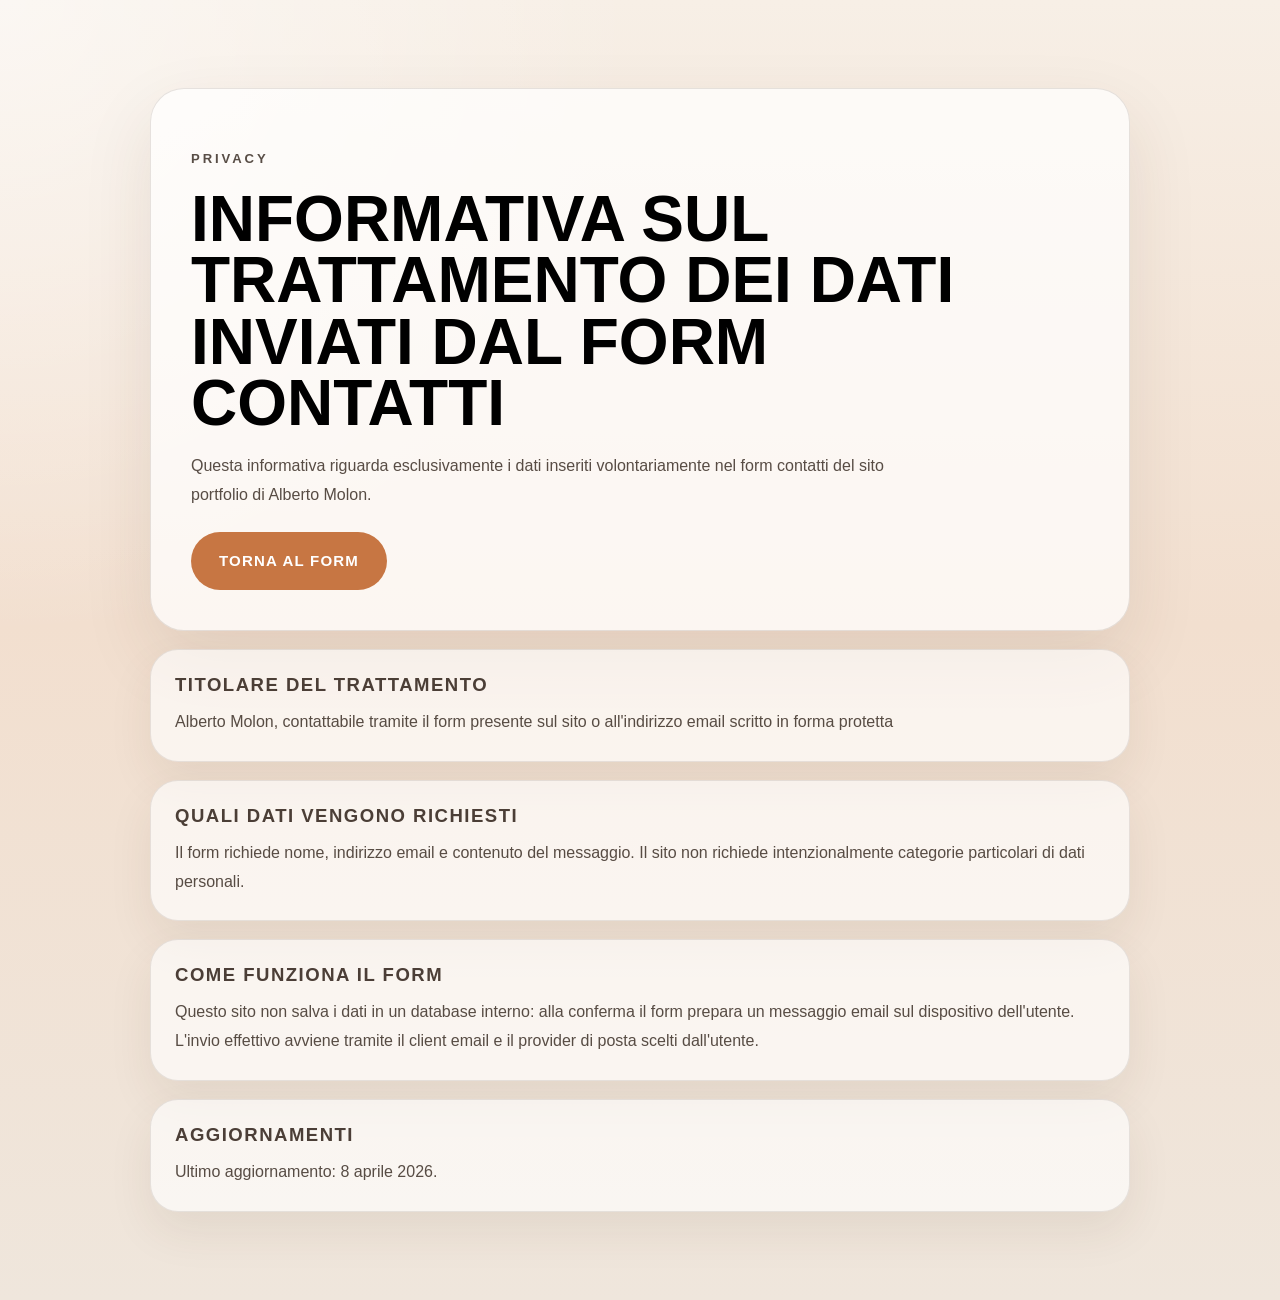
<file: privacy.html>
<!DOCTYPE html>
<html lang="it">

<head>
  <meta charset="UTF-8">
  <meta name="viewport" content="width=device-width, initial-scale=1.0">
  <title>Informativa Privacy | Alberto Molon</title>
  <meta name="description" content="Informativa privacy relativa al form contatti del portfolio di Alberto Molon.">
  <meta name="theme-color" content="#120d09">
  <meta name="referrer" content="strict-origin-when-cross-origin">
  <meta http-equiv="Content-Security-Policy" content="default-src 'self'; style-src 'self' 'unsafe-inline' https://fonts.googleapis.com https://cdnjs.cloudflare.com; img-src 'self' data:; font-src 'self' https://fonts.gstatic.com https://cdnjs.cloudflare.com; object-src 'none'; base-uri 'self'; frame-ancestors 'none'; upgrade-insecure-requests">
  <link rel="preconnect" href="https://fonts.googleapis.com">
  <link rel="preconnect" href="https://fonts.gstatic.com" crossorigin>
  <link rel="icon" href="favicon.ico?v=2" sizes="any">
  <link rel="icon" type="image/png" sizes="32x32" href="favicon-32x32.png?v=2">
  <link rel="icon" type="image/png" sizes="16x16" href="favicon-16x16.png?v=2">
  <link rel="shortcut icon" href="favicon.ico?v=2">
  <link rel="apple-touch-icon" sizes="180x180" href="apple-touch-icon.png?v=2">
  <link rel="manifest" href="site.webmanifest">
  <link rel="stylesheet" href="https://cdnjs.cloudflare.com/ajax/libs/font-awesome/6.5.0/css/all.min.css">
  <link rel="stylesheet" href="CSS/style.css">
</head>

<body class="privacy-page">
  <main class="privacy-layout">
    <section class="privacy-hero">
      <p class="eyebrow">Privacy</p>
      <h1 style="color: black;">Informativa sul trattamento dei dati inviati dal form contatti</h1>
      <p>
        Questa informativa riguarda esclusivamente i dati inseriti volontariamente nel form contatti del sito portfolio di Alberto Molon.
      </p>
      <a class="button button-primary" href="index.html#contatti">Torna al form</a>
    </section>

    <section class="privacy-card">
      <h2>Titolare del trattamento</h2>
      <p>Alberto Molon, contattabile tramite il form presente sul sito o all'indirizzo email scritto in forma protetta</p>
    </section>

    <section class="privacy-card">
      <h2>Quali dati vengono richiesti</h2>
      <p>Il form richiede nome, indirizzo email e contenuto del messaggio. Il sito non richiede intenzionalmente categorie particolari di dati personali.</p>
    </section>

    <section class="privacy-card">
      <h2>Come funziona il form</h2>
      <p>Questo sito non salva i dati in un database interno: alla conferma il form prepara un messaggio email sul dispositivo dell'utente. L'invio effettivo avviene tramite il client email e il provider di posta scelti dall'utente.</p>
    </section>

    <section class="privacy-card">
      <h2>Aggiornamenti</h2>
      <p>Ultimo aggiornamento: 8 aprile 2026.</p>
    </section>
  </main>
</body>

</html>
</file>
<file: CSS/style.css>
@import url("https://fonts.googleapis.com/css2?family=Archivo+Black&family=Manrope:wght@400;500;600;700;800&display=swap");

:root {
  --bg: #120d09;
  --bg-soft: #1c140f;
  --bg-panel: rgba(37, 28, 21, 0.88);
  --line: rgba(255, 240, 223, 0.16);
  --text: #f6ecdf;
  --muted: #c7b49d;
  --accent: #a86d45;
  --accent-strong: #cf9a73;
  --accent-soft: rgba(168, 109, 69, 0.18);
  --light-bg: #ead8c4;
  --light-panel: #f5ebdf;
  --light-line: rgba(55, 32, 16, 0.14);
  --light-text: #24160d;
  --shadow: 0 30px 80px rgba(0, 0, 0, 0.28);
  --radius-xl: 32px;
  --radius-lg: 24px;
  --radius-md: 18px;
}

* {
  box-sizing: border-box;
  margin: 0;
  padding: 0;
}

html {
  scroll-behavior: smooth;
}

body {
  background: var(--bg);
  color: var(--text);
  font-family: "Manrope", sans-serif;
  overflow-x: hidden;
}

body.nav-open {
  overflow: hidden;
}

img {
  display: block;
  max-width: 100%;
}

a {
  color: inherit;
  text-decoration: none;
}

button,
input,
textarea {
  font: inherit;
}

button {
  border: 0;
  background: none;
}

main {
  position: relative;
}

.page-noise {
  position: fixed;
  inset: 0;
  pointer-events: none;
  opacity: 0.08;
  background-image:
    radial-gradient(circle at 20% 20%, rgba(255, 255, 255, 0.28) 0 1px, transparent 1px),
    radial-gradient(circle at 80% 30%, rgba(255, 255, 255, 0.18) 0 1px, transparent 1px),
    radial-gradient(circle at 40% 70%, rgba(255, 255, 255, 0.12) 0 1px, transparent 1px);
  background-size: 26px 26px, 32px 32px, 38px 38px;
  z-index: 0;
}

.floating-assistant {
  --assistant-x: 0px;
  --assistant-y: 0px;
  --assistant-rotate-x: 0deg;
  --assistant-rotate-y: 0deg;
  --assistant-rotate-z: 0deg;
  --assistant-face-x: 0px;
  --assistant-face-y: 0px;
  --assistant-progress: 0;
  --assistant-opacity: 0;
  --assistant-entry-x: 260px;
  --assistant-entry-y: -220px;
  --assistant-drag-x: 0px;
  --assistant-drag-y: 0px;
  --assistant-scale: 1;
  position: fixed;
  left: 18px;
  bottom: 18px;
  width: min(144px, 26vw);
  opacity: var(--assistant-opacity);
  pointer-events: none;
  z-index: 88;
  transform:
    translate3d(
      calc(((1 - var(--assistant-progress)) * var(--assistant-entry-x)) + var(--assistant-drag-x)),
      calc(((1 - var(--assistant-progress)) * var(--assistant-entry-y)) + var(--assistant-drag-y)),
      0
    )
    scale(var(--assistant-scale));
  transform-origin: left bottom;
  transition: opacity 0.18s linear;
  will-change: transform, opacity;
}

.floating-assistant-shadow {
  position: absolute;
  inset: auto 12% -6% 12%;
  height: 22%;
  border-radius: 50%;
  background: radial-gradient(circle, rgba(0, 0, 0, 0.48) 0%, transparent 72%);
  filter: blur(16px);
  transform: translate3d(calc(var(--assistant-x) * 0.32), calc(var(--assistant-y) * 0.28), 0);
}

.assistant-bubble {
  position: absolute;
  left: calc(100% - 24px);
  bottom: calc(100% - 6px);
  min-width: 280px;
  max-width: min(380px, calc(100vw - 112px));
  padding: 13px 20px;
  border-radius: 18px;
  background: rgba(255, 247, 238, 0.96);
  border: 1px solid rgba(56, 34, 20, 0.14);
  box-shadow: 0 18px 40px rgba(18, 12, 9, 0.18);
  color: var(--light-text);
  font-size: 0.95rem;
  font-weight: 800;
  line-height: 1.4;
  opacity: 0;
  transform: translate3d(-6px, 8px, 0) scale(0.96);
  transform-origin: left bottom;
  pointer-events: none;
  transition: opacity 0.18s ease, transform 0.22s ease;
}

.assistant-bubble::after {
  content: "";
  position: absolute;
  left: 22px;
  top: calc(100% - 2px);
  width: 12px;
  height: 12px;
  background: inherit;
  border-right: 1px solid rgba(56, 34, 20, 0.14);
  border-bottom: 1px solid rgba(56, 34, 20, 0.14);
  transform: rotate(45deg);
}

.assistant-bubble.is-visible {
  opacity: 1;
  transform: translate3d(0, 0, 0) scale(1);
}

.floating-assistant-face {
  position: relative;
  height: min(170px, 32vw);
  min-height: 120px;
  transform:
    translate3d(var(--assistant-x), var(--assistant-y), 0)
    rotateX(var(--assistant-rotate-x))
    rotateY(var(--assistant-rotate-y))
    rotateZ(var(--assistant-rotate-z));
  transform-style: preserve-3d;
  will-change: transform;
  transition: transform 0.18s ease-out;
}

.floating-assistant-face::before {
  content: "";
  position: absolute;
  inset: 10% 16% 18%;
  border-radius: 50%;
  background: radial-gradient(circle, rgba(239, 245, 255, 0.12) 0%, transparent 72%);
  filter: blur(10px);
}

.floating-assistant-face img {
  position: absolute;
  left: 50%;
  bottom: 0;
  width: 100%;
  height: auto;
  max-height: 100%;
  object-fit: contain;
  object-position: center bottom;
  transform: translateX(-50%) translate3d(var(--assistant-face-x), var(--assistant-face-y), 0);
  filter: saturate(1.04) contrast(1.02) drop-shadow(0 16px 24px rgba(0, 0, 0, 0.22));
  transition: transform 0.16s ease-out;
}

.floating-assistant.is-interactive {
  pointer-events: auto;
  touch-action: none;
  user-select: none;
  -webkit-user-select: none;
  cursor: grab;
}

.floating-assistant.is-dragging {
  cursor: grabbing;
}

.floating-assistant.is-dragging .floating-assistant-face,
.floating-assistant.is-dragging .floating-assistant-face img,
.floating-assistant.is-throwing .floating-assistant-face,
.floating-assistant.is-throwing .floating-assistant-face img {
  transition: none;
}

.assistant-game {
  position: fixed;
  top: 90px;
  right: max(18px, calc((100vw - 1180px) / 2));
  width: min(360px, calc(100vw - 32px));
  display: flex;
  flex-direction: column;
  gap: 10px;
  z-index: 92;
  opacity: 0;
  transform: translate3d(0, -8px, 0);
  pointer-events: none;
  transition: opacity 0.18s ease, transform 0.22s ease;
}

.assistant-game.is-visible {
  opacity: 1;
  transform: translate3d(0, 0, 0);
  pointer-events: auto;
}

.assistant-coin-wallet {
  align-self: flex-end;
  display: inline-flex;
  align-items: center;
  gap: 8px;
  padding: 8px 12px;
  border-radius: 999px;
  background: rgba(255, 248, 237, 0.96);
  border: 1px solid rgba(66, 39, 21, 0.18);
  box-shadow: 0 10px 22px rgba(20, 12, 8, 0.14);
  color: #3e2414;
  cursor: pointer;
  transition: transform 0.14s ease, box-shadow 0.14s ease;
}

.assistant-coin-wallet:hover,
.assistant-coin-wallet:focus-visible {
  transform: translateY(-1px);
  box-shadow: 0 14px 26px rgba(20, 12, 8, 0.2);
}

.assistant-coin-icon {
  color: #d0832c;
  font-size: 0.95rem;
}

.assistant-coin-label {
  font-size: 0.75rem;
  font-weight: 700;
  letter-spacing: 0.02em;
  text-transform: uppercase;
}

#assistant-coin-count {
  font-size: 1rem;
  font-weight: 900;
  min-width: 1.6em;
  text-align: right;
}

.assistant-shop {
  display: grid;
  grid-template-columns: repeat(3, minmax(0, 1fr));
  gap: 8px;
  max-height: 0;
  opacity: 0;
  overflow: hidden;
  pointer-events: none;
  transform: translate3d(0, -6px, 0);
  transition: max-height 0.22s ease, opacity 0.16s ease, transform 0.2s ease;
}

.assistant-game.is-shop-open .assistant-shop {
  max-height: 230px;
  opacity: 1;
  pointer-events: auto;
  transform: translate3d(0, 0, 0);
}

.assistant-shop-item {
  display: flex;
  flex-direction: column;
  align-items: flex-start;
  justify-content: center;
  gap: 4px;
  padding: 10px 9px;
  border-radius: 14px;
  background: rgba(18, 11, 9, 0.88);
  border: 1px solid rgba(255, 210, 176, 0.2);
  color: var(--text);
  cursor: pointer;
  transition: transform 0.14s ease, border-color 0.14s ease, background-color 0.14s ease;
}

.assistant-shop-item:hover,
.assistant-shop-item:focus-visible {
  transform: translateY(-2px);
  border-color: rgba(255, 203, 158, 0.54);
  background: rgba(33, 19, 14, 0.94);
}

.assistant-shop-item.is-locked {
  opacity: 0.45;
}

.assistant-shop-item.is-locked:hover,
.assistant-shop-item.is-locked:focus-visible {
  cursor: not-allowed;
  transform: none;
  border-color: rgba(255, 210, 176, 0.2);
  background: rgba(18, 11, 9, 0.88);
}

.assistant-shop-name {
  font-size: 0.78rem;
  font-weight: 800;
  line-height: 1.1;
}

.assistant-shop-price {
  display: inline-flex;
  align-items: center;
  gap: 5px;
  font-size: 0.72rem;
  font-weight: 700;
  color: rgba(255, 227, 197, 0.9);
}

.assistant-effect-layer {
  position: fixed;
  inset: 0;
  pointer-events: none;
  overflow: hidden;
  z-index: 91;
}

.assistant-effect-item {
  position: absolute;
  left: 0;
  top: 0;
  font-size: clamp(18px, 2.2vw, 34px);
  line-height: 1;
  opacity: 0;
  transform: translate3d(var(--start-x), var(--start-y), 0) scale(0.55);
  animation: assistantEffectBurst var(--effect-duration, 1500ms) ease-out forwards;
  filter: drop-shadow(0 8px 16px rgba(0, 0, 0, 0.2));
}

@keyframes assistantEffectBurst {
  0% {
    opacity: 0;
    transform: translate3d(var(--start-x), var(--start-y), 0) scale(0.55) rotate(0deg);
  }
  12% {
    opacity: 1;
  }
  100% {
    opacity: 0;
    transform:
      translate3d(
        calc(var(--start-x) + var(--travel-x)),
        calc(var(--start-y) + var(--travel-y)),
        0
      )
      scale(1.12)
      rotate(var(--spin, 0deg));
  }
}

.site-header {
  position: fixed;
  top: 16px;
  left: 0;
  width: 100%;
  z-index: 100;
  padding-inline: 20px;
}

.site-nav {
  width: min(1180px, 100%);
  margin: 0 auto;
  padding: 12px 18px;
  display: flex;
  align-items: center;
  justify-content: space-between;
  gap: 20px;
  background: rgba(17, 12, 9, 0.72);
  border: 1px solid var(--line);
  border-radius: 999px;
  backdrop-filter: blur(18px);
  box-shadow: 0 18px 50px rgba(0, 0, 0, 0.18);
}

.brand {
  display: inline-flex;
  align-items: center;
  gap: 12px;
  min-width: max-content;
}

.brand-mark {
  width: 42px;
  height: 42px;
  display: grid;
  place-items: center;
  border-radius: 50%;
  background: linear-gradient(135deg, var(--accent), #7d4d2e);
  overflow: hidden;
  border: 1px solid rgba(255, 245, 235, 0.18);
}

.brand-mark img {
  width: 100%;
  height: 100%;
  object-fit: cover;
  object-position: center 18%;
}

.brand-text {
  font-size: 0.95rem;
  font-weight: 700;
  letter-spacing: 0.08em;
  text-transform: uppercase;
}

.nav-panel {
  display: flex;
  align-items: center;
  gap: 10px;
}

.nav-link,
.nav-cta {
  padding: 12px 18px;
  border-radius: 999px;
  font-size: 0.85rem;
  font-weight: 700;
  letter-spacing: 0.08em;
  text-transform: uppercase;
  transition: background-color 0.25s ease, color 0.25s ease, transform 0.25s ease;
}

.nav-link {
  color: var(--muted);
}

.nav-link:hover,
.nav-link.is-active {
  background: rgba(255, 245, 235, 0.08);
  color: var(--text);
}

.nav-cta {
  background: #C77643;
  color: #ffffff;
}

.nav-cta:hover {
  transform: translateY(-2px);
}

.nav-toggle {
  display: none;
  width: 48px;
  height: 48px;
  border-radius: 50%;
  border: 1px solid var(--line);
  align-items: center;
  justify-content: center;
  flex-direction: column;
  gap: 6px;
  cursor: pointer;
}

.nav-toggle span {
  width: 18px;
  height: 2px;
  border-radius: 999px;
  background: var(--text);
  transition: transform 0.25s ease, opacity 0.25s ease;
}

.nav-toggle.is-open span:first-child {
  transform: translateY(4px) rotate(45deg);
}

.nav-toggle.is-open span:last-child {
  transform: translateY(-4px) rotate(-45deg);
}

.section-shell {
  width: min(1180px, calc(100% - 32px));
  margin: 0 auto;
  position: relative;
  z-index: 1;
}

section {
  position: relative;
  padding: 150px 0;
}

.section-dark {
  background:
    radial-gradient(circle at top left, rgba(171, 106, 65, 0.2), transparent 32%),
    radial-gradient(circle at 85% 16%, rgba(221, 165, 111, 0.15), transparent 25%),
    var(--bg);
}

.section-dark-alt {
  background:
    radial-gradient(circle at 100% 0%, rgba(170, 116, 80, 0.12), transparent 26%),
    linear-gradient(180deg, #17110d 0%, #140f0b 100%);
}

.section-light {
  color: var(--light-text);
  background:
    radial-gradient(circle at 12% 12%, rgba(176, 121, 84, 0.16), transparent 24%),
    radial-gradient(circle at 88% 20%, rgba(115, 76, 47, 0.1), transparent 22%),
    var(--light-bg);
}

.eyebrow {
  margin-bottom: 18px;
  color: var(--accent-strong);
  font-size: 0.82rem;
  font-weight: 800;
  letter-spacing: 0.22em;
  text-transform: uppercase;
}

.section-heading {
  margin-bottom: 52px;
  max-width: 760px;
}

.section-heading h2 {
  font-family: "Archivo Black", sans-serif;
  font-size: clamp(2.8rem, 6vw, 5.4rem);
  line-height: 0.92;
  text-transform: uppercase;
}

.section-heading p:last-child {
  margin-top: 18px;
  color: var(--muted);
  font-size: 1.02rem;
  line-height: 1.75;
}

.section-heading-dark .eyebrow {
  color: #8c5735;
}

.section-heading-dark p:last-child {
  color: rgba(36, 22, 13, 0.72);
}

.hero {
  min-height: 100svh;
  display: flex;
  align-items: center;
  overflow: hidden;
  padding-top: 146px;
  padding-bottom: 90px;
}

.hero-shell {
  position: relative;
}

.hero-title {
  display: flex;
  flex-direction: column;
  font-family: "Archivo Black", sans-serif;
  line-height: 0.84;
  text-transform: uppercase;
  text-wrap: balance;
}

.button {
  display: inline-flex;
  align-items: center;
  justify-content: center;
  min-height: 58px;
  padding: 0 28px;
  border-radius: 999px;
  font-size: 0.94rem;
  font-weight: 800;
  letter-spacing: 0.08em;
  text-transform: uppercase;
  transition: transform 0.25s ease, box-shadow 0.25s ease, background-color 0.25s ease;
}

.button:hover {
  transform: translateY(-2px);
  box-shadow: 0 16px 30px rgba(0, 0, 0, 0.22);
}

.button-primary {
  background: #C77643;
  color: #ffffff;
}

.button-secondary {
  border: 1px solid var(--line);
  color: var(--text);
  background: rgba(255, 255, 255, 0.03);
}

.button-full {
  width: 100%;
}

.hero-shell-reference {
  display: flex;
  flex-direction: column;
  gap: 24px;
}

.hero-reference-top {
  width: min(780px, 100%);
  margin: 0 auto;
  padding-inline: clamp(6px, 2vw, 28px);
  display: grid;
  grid-template-columns: repeat(4, 1fr);
  gap: 14px;
}

.hero-reference-top span {
  color: rgba(246, 236, 223, 0.52);
  font-size: 0.68rem;
  font-weight: 800;
  letter-spacing: 0.16em;
  text-transform: uppercase;
}

.hero-reference-grid {
  position: relative;
  min-height: 560px;
  --hero-title-x: 0px;
  --hero-title-y: 0px;
  --hero-title-rx: 0deg;
  --hero-title-ry: 0deg;
  --hero-portrait-x: 0px;
  --hero-portrait-y: 0px;
  --hero-portrait-rx: 0deg;
  --hero-portrait-ry: 0deg;
  --hero-face-x: 0px;
  --hero-face-y: 0px;
  --hero-face-rx: 0deg;
  --hero-face-ry: 0deg;
  --hero-shadow-x: 0px;
  --hero-shadow-y: 0px;
  --hero-scroll-x: 0px;
  --hero-scroll-y: 0px;
  --hero-scroll-scale: 1;
  --hero-scroll-opacity: 1;
  transform-style: preserve-3d;
}

.hero-reference-copy,
.hero-reference-action {
  position: absolute;
  top: clamp(118px, 15vw, 162px);
  z-index: 2;
  padding-top: 0;
}

.hero-reference-copy {
  left: 0;
}

.hero-reference-copy p {
  max-width: 190px;
  color: rgba(246, 236, 223, 0.84);
  font-size: 0.88rem;
  line-height: 1.55;
  text-transform: uppercase;
}

.hero-reference-title-wrap {
  position: relative;
  min-height: 560px;
}

.hero-title-reference {
  position: relative;
  z-index: 1;
  text-align: center;
  font-size: clamp(4.8rem, 11.4vw, 8.5rem);
  line-height: 0.82;
  letter-spacing: -0.055em;
  color: #f1ede6;
  text-shadow: 0 10px 30px rgba(0, 0, 0, 0.28);
  white-space: nowrap;
}

.hero-portrait-reference {
  position: absolute;
  left: 50%;
  bottom: 8px;
  width: min(430px, 37vw);
  transform:
    translateX(-50%)
    translate3d(
      calc(var(--hero-scroll-x) + var(--hero-portrait-x)),
      calc(var(--hero-scroll-y) + var(--hero-portrait-y)),
      0
    )
    scale(var(--hero-scroll-scale))
    rotateX(var(--hero-portrait-rx))
    rotateY(var(--hero-portrait-ry));
  z-index: 3;
  opacity: var(--hero-scroll-opacity);
  transform-style: preserve-3d;
  will-change: transform, opacity;
  transition: transform 0.2s ease-out, opacity 0.16s linear;
}

.hero-portrait-shadow {
  position: absolute;
  inset: auto 12% -6% 12%;
  height: 18%;
  border-radius: 50%;
  background: radial-gradient(circle, rgba(0, 0, 0, 0.56) 0%, transparent 72%);
  filter: blur(20px);
  transform: translate3d(var(--hero-shadow-x), var(--hero-shadow-y), 0);
  transition: transform 0.2s ease-out, opacity 0.2s ease-out;
}

.hero-portrait-frame {
  position: relative;
  height: min(450px, 54vw);
  min-height: 340px;
  overflow: hidden;
}

.hero-portrait-frame::before {
  content: "";
  position: absolute;
  inset: 11% 14% 18%;
  border-radius: 50%;
  background: radial-gradient(circle, rgba(167, 110, 71, 0.18) 0%, transparent 74%);
  filter: blur(14px);
}

.hero-portrait-frame img {
  position: absolute;
  left: 50%;
  bottom: 0;
  width: 92%;
  height: auto;
  max-height: 100%;
  object-fit: contain;
  object-position: center bottom;
  transform:
    translateX(-50%)
    translate3d(var(--hero-face-x), var(--hero-face-y), 0)
    rotateX(var(--hero-face-rx))
    rotateY(var(--hero-face-ry));
  filter: saturate(1.04) contrast(1.02) drop-shadow(0 24px 38px rgba(0, 0, 0, 0.28));
  transform-origin: center bottom;
  will-change: transform;
  transition: transform 0.16s ease-out;
}

.hero-reference-action {
  right: 0;
  display: flex;
  justify-content: flex-end;
}

.hero-contact-button {
  min-height: 56px;
  padding-inline: 28px;
  color: #fdf9f5;
  background: linear-gradient(135deg, #5d2f1f 0%, #b05a3f 45%, #e2ab79 100%);
  border: 1px solid rgba(255, 210, 182, 0.45);
  box-shadow: 0 16px 28px rgba(0, 0, 0, 0.24);
  transform: rotate(-9deg);
}

.hero-contact-button:hover {
  transform: rotate(-9deg) translateY(-2px);
  background: rgba(255, 255, 255, 0);
  border: 24px solid rgb(#5d2f1f);
}

.hero-aurora {
  position: absolute;
  border-radius: 999px;
  filter: blur(16px);
  opacity: 0.68;
}

.hero-aurora-left {
  width: 320px;
  height: 320px;
  left: -110px;
  top: 170px;
  background: radial-gradient(circle, rgba(128, 76, 47, 0.3) 0%, transparent 72%);
}

.hero-aurora-right {
  width: 380px;
  height: 380px;
  right: -120px;
  top: 120px;
  background: radial-gradient(circle, rgba(235, 181, 136, 0.15) 0%, transparent 74%);
}

.hero-spotlight {
  position: absolute;
  left: 50%;
  bottom: 110px;
  width: min(640px, 72vw);
  height: 220px;
  transform: translateX(-50%);
  background: radial-gradient(circle, rgba(162, 101, 64, 0.18) 0%, transparent 70%);
  filter: blur(24px);
  opacity: 0.85;
}

.about {
  overflow: hidden;
}

.about-shell {
  min-height: clamp(420px, 42vw, 560px);
  display: flex;
  flex-direction: column;
  justify-content: center;
}

.about-decor {
  position: absolute;
  inset: 0;
  pointer-events: none;
  overflow: hidden;
}

.about-decor::before {
  content: "";
  position: absolute;
  inset: 18% 24%;
  background: radial-gradient(circle, rgba(246, 208, 179, 0.08) 0%, transparent 72%);
  filter: blur(20px);
}

.about-ring {
  position: absolute;
  border-radius: 50%;
  will-change: transform, opacity;
  aspect-ratio: 1;
}

.about-ring-left {
  --about-reveal-x: -72px;
  --about-reveal-y: 0px;
  width: clamp(270px, 36vw, 460px);
  left: -170px;
  top: -140px;
  border: clamp(16px, 2vw, 24px) solid rgba(255, 247, 238, 0.92);
}

.about-ring-right {
  --about-reveal-x: 84px;
  --about-reveal-y: 0px;
  width: clamp(260px, 34vw, 420px);
  right: -120px;
  bottom: -150px;
  border: clamp(16px, 1.8vw, 22px) solid rgba(199, 118, 67, 0.92);
}

.about-heading,
.about-single {
  text-align: center;
  margin-inline: auto;
  position: relative;
  z-index: 1;
}

.about-heading {
  max-width: 860px;
  margin-bottom: 34px;
}

.about-single {
  max-width: 760px;
  padding: clamp(28px, 3.3vw, 42px) clamp(22px, 4vw, 44px);
}

.about-story + .about-story,
.about-story + .about-tech-list {
  margin-top: 18px;
}

.about-story,
.about-tech-list {
  color: var(--text);
  font-size: clamp(1.02rem, 1.4vw, 1.22rem);
  line-height: 1.85;
}

.about-story {
  font-weight: 700;
}

.about-story strong,
.about-tech-list strong {
  color: var(--text);
}

.about-tech-list {
  color: var(--muted);
  font-weight: 500;
}

.timeline {
  border-top: 1px solid var(--light-line);
}

.timeline-item {
  display: grid;
  grid-template-columns: 220px 1fr;
  gap: 30px;
  align-items: start;
  padding: 34px 0;
  border-bottom: 1px solid var(--light-line);
}

.timeline-year {
  display: flex;
  flex-direction: column;
  gap: 8px;
  font-family: "Archivo Black", sans-serif;
  font-size: clamp(2.8rem, 7vw, 4.6rem);
  line-height: 0.9;
  color: #1f130b;
}

.timeline-year span {
  font-family: "Manrope", sans-serif;
  font-size: 0.96rem;
  font-weight: 800;
  letter-spacing: 0.14em;
  text-transform: uppercase;
  color: rgba(36, 22, 13, 0.72);
}

.timeline-content h3 {
  font-size: clamp(1.6rem, 2vw, 2.1rem);
  line-height: 1.15;
}

.timeline-content p {
  margin-top: 10px;
  color: rgba(36, 22, 13, 0.74);
  font-size: 1rem;
  line-height: 1.75;
}

.timeline-content ul {
  margin-top: 16px;
  list-style: none;
  display: grid;
  gap: 10px;
}

.timeline-content li {
  position: relative;
  padding-left: 18px;
  color: rgba(36, 22, 13, 0.82);
  line-height: 1.75;
}

.timeline-content li::before {
  content: "";
  position: absolute;
  left: 0;
  top: 11px;
  width: 7px;
  height: 7px;
  border-radius: 50%;
  background: var(--accent);
}

.projects-layout {
  position: relative;
  display: grid;
  grid-template-columns: 28px minmax(0, 1fr);
  gap: clamp(14px, 2vw, 24px);
  align-items: start;
}

.projects-progress {
  position: sticky;
  top: 0;
  align-self: start;
  width: 28px;
  height: 100svh;
  z-index: 3;
  pointer-events: none;
}

.project-progress-dot {
  position: absolute;
  top: var(--project-dot-top, 0px);
  left: 50%;
  width: 12px;
  height: 12px;
  border-radius: 50%;
  border: 1px solid rgba(199, 118, 67, 0.5);
  background: transparent;
  box-shadow: 0 0 0 4px rgba(199, 118, 67, 0);
  transform: translate(-50%, -50%) scale(1);
  transition: background-color 0.24s ease, border-color 0.24s ease, box-shadow 0.24s ease, transform 0.24s ease;
}

.project-progress-dot.is-active {
  background: #C77643;
  border-color: #C77643;
  box-shadow: 0 0 0 4px rgba(199, 118, 67, 0.2);
  transform: translate(-50%, -50%) scale(1.08);
}

.projects-stack {
  padding-top: 10px;
  padding-bottom: 50px;
}

.project-card {
  position: sticky;
  top: var(--sticky-top, 96px);
  padding: clamp(24px, 3.2vw, 34px);
  margin-bottom: 32px;
  border-radius: 38px;
  border: 1px solid rgba(255, 255, 255, 0.32);
  background: rgba(4, 4, 6, 0.96);
  box-shadow: 0 32px 90px rgba(0, 0, 0, 0.38);
  isolation: isolate;
  overflow: hidden;
  transform:
    perspective(1200px)
    rotateX(var(--card-rotate-x, 0deg))
    rotateY(var(--card-rotate-y, 0deg))
    translateY(var(--card-shift, 0px));
  transform-style: preserve-3d;
  backface-visibility: hidden;
  will-change: transform;
  transition: transform 0.3s cubic-bezier(0.22, 1, 0.36, 1), border-color 0.24s ease, box-shadow 0.24s ease;
}

.project-card-static {
  position: relative;
  top: auto;
}

.project-card::after {
  content: "";
  position: absolute;
  inset: 10px;
  border-radius: 30px;
  border: 1px solid rgba(255, 255, 255, 0.26);
  pointer-events: none;
  opacity: 0.8;
}

.project-card:hover {
  border-color: rgba(255, 255, 255, 0.5);
  box-shadow: 0 40px 100px rgba(0, 0, 0, 0.46);
}

.project-header {
  display: grid;
  grid-template-columns: auto 1fr auto;
  gap: 18px;
  align-items: center;
}

.project-index {
  font-family: "Archivo Black", sans-serif;
  font-size: clamp(3.4rem, 6vw, 4.8rem);
  line-height: 0.9;
  color: #eff5ff;
}

.project-summary span {
  display: block;
  margin-bottom: 4px;
  color: rgba(239, 245, 255, 0.82);
  font-size: 0.76rem;
  font-weight: 800;
  letter-spacing: 0.14em;
  text-transform: uppercase;
}

.project-summary h3 {
  font-size: clamp(1.05rem, 2vw, 1.35rem);
  line-height: 1.1;
  color: var(--text);
}

.project-summary p {
  max-width: 640px;
  margin-top: 6px;
  color: rgba(246, 236, 223, 0.58);
  font-size: 0.82rem;
  font-weight: 700;
  letter-spacing: 0.08em;
  line-height: 1.4;
  text-transform: uppercase;
}

.project-action {
  align-self: center;
  padding: 13px 22px;
  border-radius: 999px;
  border: 1px solid rgba(255, 255, 255, 0.5);
  background: rgba(255, 255, 255, 0.04);
  color: #f4f7ff;
  font-size: 0.78rem;
  font-weight: 800;
  letter-spacing: 0.1em;
  text-transform: uppercase;
  transition: background-color 0.25s ease, color 0.25s ease, transform 0.25s ease;
}

.project-action:hover {
  background: var(--text);
  color: #1b100a;
  transform: translateY(-2px);
}

.project-gallery {
  margin-top: 24px;
  display: block;
}

.project-main {
  position: relative;
  display: flex;
  align-items: flex-start;
  justify-content: center;
  overflow: hidden;
  border-radius: 26px;
  border: 1px solid rgba(255, 255, 255, 0.1);
  height: min(clamp(250px, 30vw, 360px), calc(100svh - var(--sticky-top, 96px) - 132px));
  background: rgba(10, 10, 12, 0.92);
}

.project-gallery img {
  width: 100%;
  height: auto;
  max-height: 100%;
  display: block;
  object-fit: contain;
  filter: saturate(0.95) contrast(1.02);
  will-change: transform;
  transition: transform 0.5s ease, filter 0.5s ease;
}

.project-main img {
  object-position: center top;
}

.project-placeholder {
  position: relative;
  width: 100%;
  height: 100%;
  min-height: inherit;
  background:
    radial-gradient(circle at 20% 18%, rgba(255, 194, 128, 0.18), transparent 26%),
    radial-gradient(circle at 80% 22%, rgba(239, 245, 255, 0.12), transparent 24%),
    linear-gradient(145deg, rgba(255, 255, 255, 0.08), rgba(255, 255, 255, 0.02)),
    rgba(18, 16, 20, 0.96);
}

.project-placeholder::before {
  content: "";
  position: absolute;
  inset: 14px;
  border-radius: 20px;
  border: 1px solid rgba(255, 255, 255, 0.08);
}

.project-placeholder-main {
  background:
    linear-gradient(135deg, rgba(255, 191, 122, 0.2), transparent 42%),
    radial-gradient(circle at 78% 22%, rgba(239, 245, 255, 0.18), transparent 30%),
    linear-gradient(160deg, rgba(255, 255, 255, 0.08), rgba(255, 255, 255, 0.02)),
    rgba(18, 16, 20, 0.96);
}

.project-placeholder-warm {
  background:
    radial-gradient(circle at 24% 22%, rgba(255, 95, 210, 0.14), transparent 24%),
    radial-gradient(circle at 74% 34%, rgba(255, 190, 66, 0.2), transparent 28%),
    linear-gradient(145deg, rgba(255, 255, 255, 0.08), rgba(255, 255, 255, 0.02)),
    rgba(18, 16, 20, 0.96);
}

.project-placeholder-label {
  position: absolute;
  left: 24px;
  bottom: 22px;
  z-index: 1;
  max-width: 260px;
  color: rgba(239, 245, 255, 0.82);
  font-size: 0.8rem;
  font-weight: 800;
  letter-spacing: 0.08em;
  line-height: 1.5;
  text-transform: uppercase;
}

.project-placeholder-label::before {
  content: "Coming Soon";
  display: block;
  margin-bottom: 8px;
  color: rgba(246, 236, 223, 0.46);
  font-size: 0.68rem;
  letter-spacing: 0.14em;
}

.project-card:hover .project-gallery img {
  transform: scale(1.02);
  filter: saturate(1.05) contrast(1.04);
}

.contact {
  padding-bottom: clamp(220px, 26vw, 320px);
  overflow: visible;
}

.contact-shell {
  display: grid;
  grid-template-columns: minmax(0, 0.92fr) minmax(0, 1.08fr);
  gap: clamp(24px, 3.6vw, 46px);
  align-items: stretch;
}

.contact-copy,
.contact-form {
  min-height: 100%;
}

.contact-copy {
  display: flex;
  flex-direction: column;
  justify-content: center;
  padding: clamp(22px, 4vw, 34px) 0;
  max-width: 460px;
}

.contact-copy h2 {
  font-family: "Archivo Black", sans-serif;
  font-size: clamp(3rem, 7vw, 6rem);
  line-height: 0.9;
  text-transform: uppercase;
}

.contact-mail {
  display: inline-block;
  margin-top: 18px;
  color: #6f3f1f;
  font-size: clamp(1.2rem, 2vw, 1.6rem);
  font-weight: 800;
  text-decoration: underline;
  text-decoration-thickness: 1px;
  text-underline-offset: 5px;
}

.contact-copy p:last-of-type {
  margin-top: 20px;
  color: rgba(36, 22, 13, 0.74);
  line-height: 1.85;
}

.contact-points {
  display: flex;
  flex-wrap: wrap;
  gap: 12px;
  margin-top: 24px;
  align-items: flex-start;
}

.contact-points span {
  display: inline-flex;
  align-items: center;
  gap: 10px;
  padding: 12px 16px;
  border-radius: 999px;
  background: rgba(255, 255, 255, 0.48);
  border: 1px solid rgba(56, 34, 20, 0.12);
  color: rgba(36, 22, 13, 0.82);
}

.contact-form {
  display: flex;
  flex-direction: column;
  justify-content: center;
  padding: clamp(22px, 4vw, 34px);
  border-radius: 34px;
  border: 1px solid rgba(56, 34, 20, 0.12);
  background: rgba(255, 255, 255, 0.56);
  box-shadow: 0 28px 70px rgba(77, 47, 29, 0.12);
}

.contact-form label {
  display: block;
  color: rgba(36, 22, 13, 0.82);
  font-size: 0.84rem;
  font-weight: 800;
  letter-spacing: 0.08em;
  text-transform: uppercase;
}

.contact-form label + label,
.form-row,
.contact-form button,
.form-note {
  margin-top: 18px;
}

.form-row {
  display: grid;
  grid-template-columns: repeat(2, minmax(0, 1fr));
  gap: 16px;
}

.contact-form input,
.contact-form textarea {
  width: 100%;
  margin-top: 10px;
  padding: 16px 18px;
  border-radius: 18px;
  border: 1px solid rgba(56, 34, 20, 0.14);
  background: rgba(255, 255, 255, 0.9);
  color: var(--light-text);
  outline: 0;
  transition: border-color 0.25s ease, transform 0.25s ease, box-shadow 0.25s ease;
}

.contact-form input:focus,
.contact-form textarea:focus {
  border-color: rgba(134, 84, 49, 0.45);
  box-shadow: 0 0 0 5px rgba(168, 109, 69, 0.12);
  transform: translateY(-1px);
}

.contact-form textarea {
  resize: vertical;
  min-height: 150px;
}

.contact-honeypot {
  position: absolute;
  left: -9999px;
  width: 1px;
  height: 1px;
  overflow: hidden;
}

.consent-check {
  display: flex;
  align-items: flex-start;
  gap: 12px;
  margin-top: 18px;
  font-size: 0.92rem;
  font-weight: 600;
  letter-spacing: normal;
  text-transform: none;
  line-height: 1.6;
}

.consent-check input {
  width: 18px;
  height: 18px;
  margin: 3px 0 0;
  accent-color: #6f3f1f;
  flex: 0 0 auto;
}

.consent-check span {
  color: rgba(36, 22, 13, 0.78);
}

.consent-check a {
  color: #6f3f1f;
  font-weight: 800;
}

.form-note {
  color: rgba(36, 22, 13, 0.64);
  line-height: 1.6;
}

.form-status {
  min-height: 1.6em;
  margin-top: 12px;
  font-size: 0.95rem;
  font-weight: 700;
  line-height: 1.5;
}

.form-status[data-state="error"] {
  color: #9f2d1f;
}

.form-status[data-state="success"] {
  color: #21653c;
}

.contact-form button:disabled {
  opacity: 0.7;
  cursor: wait;
}

.privacy-page {
  min-height: 100vh;
  background:
    radial-gradient(circle at top left, rgba(255, 255, 255, 0.52), transparent 35%),
    linear-gradient(180deg, #f7efe6 0%, #f2dfcf 48%, #efe6dc 100%);
}

.privacy-layout {
  width: min(100% - 32px, 980px);
  margin: 0 auto;
  padding: clamp(40px, 8vw, 88px) 0;
}

.privacy-hero {
  padding: clamp(28px, 5vw, 40px);
  border-radius: 34px;
  background: rgba(255, 255, 255, 0.72);
  border: 1px solid rgba(56, 34, 20, 0.12);
  box-shadow: 0 28px 70px rgba(77, 47, 29, 0.1);
}

.privacy-hero h1 {
  margin-top: 12px;
  font-family: "Archivo Black", sans-serif;
  font-size: clamp(2.4rem, 5vw, 4.6rem);
  line-height: 0.96;
  text-transform: uppercase;
}

.privacy-hero p {
  max-width: 720px;
  margin-top: 18px;
  line-height: 1.8;
  color: rgba(36, 22, 13, 0.76);
}

.privacy-hero .button {
  margin-top: 22px;
}

.privacy-card {
  margin-top: 18px;
  padding: 24px;
  border-radius: 28px;
  background: rgba(255, 255, 255, 0.64);
  border: 1px solid rgba(56, 34, 20, 0.1);
  box-shadow: 0 20px 45px rgba(77, 47, 29, 0.08);
}

.privacy-card h2 {
  font-size: 1.16rem;
  font-weight: 800;
  text-transform: uppercase;
  letter-spacing: 0.08em;
  color: rgba(36, 22, 13, 0.82);
}

.privacy-card p {
  margin-top: 12px;
  line-height: 1.8;
  color: rgba(36, 22, 13, 0.76);
}

.site-footer {
  position: relative;
  z-index: 3;
  margin-top: clamp(-190px, -14vw, -110px);
  padding: 0;
  background: transparent;
  opacity: 0;
  transform: translate3d(0, 76px, 0);
  pointer-events: none;
  transition: opacity 0.55s ease, transform 0.75s cubic-bezier(0.22, 1, 0.36, 1);
}

.site-footer.is-visible {
  opacity: 1;
  transform: translate3d(0, 0, 0);
  pointer-events: auto;
}

.site-footer-inner {
  width: 100%;
  margin: 0;
  padding: clamp(34px, 5vw, 58px) clamp(26px, 4vw, 46px) clamp(26px, 3vw, 34px);
  display: grid;
  grid-template-columns: minmax(0, 1.12fr) minmax(280px, 0.88fr);
  gap: 36px clamp(28px, 6vw, 72px);
  color: rgba(246, 236, 223, 0.72);
  background: #050507;
  border: 1px solid rgba(255, 255, 255, 0.08);
  border-radius: 44px 44px 0 0;
  box-shadow: 0 -28px 80px rgba(0, 0, 0, 0.2);
  overflow: hidden;
}

.footer-brand-block h2 {
  margin-top: 8px;
  font-family: "Archivo Black", sans-serif;
  font-size: clamp(3.8rem, 10vw, 7.2rem);
  line-height: 0.88;
}

.footer-name {
  color: transparent;
}

.footer-name span {
  display: inline-block;
  color: transparent;
  -webkit-text-stroke: 1.8px rgb(255, 255, 255);
  transition: color 0.22s ease, transform 0.22s ease;
}

.footer-name span:hover {
  color: rgb(255, 255, 255);
  transform: translateY(-1px);
}

.footer-kicker,
.footer-title {
  color: rgba(246, 236, 223, 0.66);
  font-size: 0.76rem;
  font-weight: 800;
  letter-spacing: 0.16em;
  text-transform: uppercase;
}

.footer-caption {
  max-width: 360px;
  margin-top: 18px;
  color: rgba(246, 236, 223, 0.62);
  line-height: 1.7;
}

.footer-links-block {
  display: grid;
  grid-template-columns: repeat(2, minmax(0, 1fr));
  gap: 24px;
  align-content: start;
  padding-top: 14px;
}

.footer-column {
  display: flex;
  flex-direction: column;
  gap: 10px;
}

.footer-column a,
.footer-column span:last-child,
.footer-column span:not(.footer-title) {
  color: rgba(246, 236, 223, 0.8);
  line-height: 1.6;
}

.footer-column a {
  transition: color 0.25s ease, transform 0.25s ease;
}

.footer-column a:hover {
  color: #C77643;
  transform: translateX(2px);
}

.footer-art {
  grid-column: 1 / -1;
  display: grid;
  grid-template-columns: repeat(5, minmax(0, 1fr));
  align-items: end;
  gap: clamp(10px, 1.2vw, 16px);
  width: 100%;
  min-height: 108px;
  margin-top: 8px;
}

.footer-chip {
  display: flex;
  align-items: center;
  justify-content: center;
  min-height: 48px;
  padding: 8px 12px;
  border-radius: 999px;
  min-width: 0;
  border: 1px solid rgba(255, 255, 255, 0.16);
  color: rgba(246, 236, 223, 0.86);
  background: linear-gradient(145deg, rgba(255, 255, 255, 0.06), rgba(199, 118, 67, 0.04));
  font-size: clamp(0.72rem, 0.9vw, 0.82rem);
  font-weight: 800;
  letter-spacing: 0.08em;
  text-transform: uppercase;
  text-align: center;
  transition: transform 0.26s ease, border-color 0.26s ease, color 0.26s ease, box-shadow 0.26s ease;
}

.footer-chip:hover {
  transform: translateY(-4px);
  border-color: rgba(199, 118, 67, 0.74);
  color: rgba(255, 248, 240, 0.98);
  box-shadow: 0 12px 24px rgba(0, 0, 0, 0.18);
}

@media (prefers-reduced-motion: reduce) {
  .site-footer {
    transition: none;
  }
}

[data-reveal]:not(.project-card) {
  opacity: 0;
  transform: translateY(36px) scale(0.985);
  transition:
    opacity 0.8s ease,
    transform 0.8s cubic-bezier(0.22, 1, 0.36, 1);
}

[data-reveal]:not(.project-card).is-visible {
  opacity: 1;
  transform: translateY(0) scale(1);
}

.project-card[data-reveal] {
  opacity: 0;
  transition: opacity 0.8s ease, border-color 0.24s ease, box-shadow 0.24s ease, transform 0.24s ease;
}

.project-card[data-reveal].is-visible {
  opacity: 1;
}

.about-ring[data-reveal] {
  opacity: 0;
  transform: translate3d(var(--about-reveal-x, 0), 0, 0) scale(0.8);
  transition:
    opacity 1s ease,
    transform 1.05s cubic-bezier(0.22, 1, 0.36, 1);
}

.about-ring[data-reveal].is-visible {
  opacity: 1;
  transform: translate3d(0, 0, 0) scale(1);
}

@media (prefers-reduced-motion: reduce) {
  html {
    scroll-behavior: auto;
  }

  [data-reveal],
  .project-card,
  .hero-aurora,
  .hero-spotlight,
  .hero-contact-button {
    animation: none !important;
    transition: none !important;
    transform: none !important;
  }
}

@media (max-width: 1024px) {
  .site-nav {
    padding: 10px 14px;
  }

  .contact-shell {
    grid-template-columns: 1fr;
  }

  .projects-layout {
    grid-template-columns: 1fr;
  }

  .projects-progress {
    display: none;
  }

  .about-ring-left {
    left: -200px;
    top: -160px;
  }

  .about-ring-right {
    right: -160px;
    bottom: -180px;
  }

  .hero-reference-grid {
    display: grid;
    justify-items: center;
    text-align: center;
  }

  .hero-reference-copy,
  .hero-reference-action {
    position: static;
    padding-top: 0;
  }

  .hero-reference-copy {
    order: 2;
  }

  .hero-reference-copy p {
    max-width: 540px;
  }

  .hero-reference-title-wrap {
    order: 1;
    width: 100%;
    min-height: 540px;
  }

  .hero-reference-action {
    order: 3;
    justify-content: center;
  }

  .contact-copy {
    padding: 0;
  }

  .project-header,
  .project-gallery,
  .timeline-item {
    grid-template-columns: 1fr;
  }

  .project-action {
    justify-self: start;
  }

  .project-main {
    height: 240px;
  }

  .site-footer-inner {
    grid-template-columns: 1fr;
  }

  .footer-art {
    grid-template-columns: repeat(5, minmax(0, 1fr));
  }
}

@media (max-width: 860px) {
  .site-header {
    top: 12px;
    padding-inline: 12px;
  }

  .nav-toggle {
    display: inline-flex;
  }

  .nav-panel {
    position: absolute;
    top: calc(100% + 12px);
    left: 0;
    right: 0;
    padding: 16px;
    border-radius: 28px;
    border: 1px solid var(--line);
    background: rgba(17, 12, 9, 0.95);
    backdrop-filter: blur(18px);
    flex-direction: column;
    align-items: stretch;
    transform: translateY(-10px);
    opacity: 0;
    pointer-events: none;
    transition: opacity 0.25s ease, transform 0.25s ease;
  }

  .nav-panel.is-open {
    transform: translateY(0);
    opacity: 1;
    pointer-events: auto;
  }

  .nav-link,
  .nav-cta {
    text-align: center;
  }

  section {
    padding: 120px 0;
  }

  .hero {
    padding-top: 138px;
  }

  .hero-reference-top {
    gap: 8px;
  }

  .hero-reference-top span {
    font-size: 0.62rem;
  }

  .hero-reference-title-wrap {
    min-height: 490px;
  }

  .hero-portrait-reference {
    width: min(340px, 58vw);
  }

  .hero-portrait-frame {
    height: min(380px, 62vw);
  }
}

@media (max-width: 640px) {
  .floating-assistant {
    left: 14px;
    bottom: 14px;
    width: min(126px, 24vw);
  }

  .floating-assistant-face {
    height: min(148px, 30vw);
    min-height: 98px;
  }

  .assistant-bubble {
    left: calc(100% - 18px);
    min-width: 230px;
    max-width: min(292px, calc(100vw - 88px));
    padding: 11px 14px;
    font-size: 0.86rem;
  }

  .assistant-game {
    top: 98px;
    right: 12px;
    left: auto;
    width: min(340px, calc(100vw - 24px));
    gap: 8px;
    align-items: flex-end;
  }

  .assistant-coin-wallet {
    align-self: flex-end;
    padding: 7px 11px;
  }

  .assistant-shop {
    grid-template-columns: repeat(3, minmax(0, 1fr));
    gap: 6px;
    width: 100%;
  }

  .assistant-shop-item {
    padding: 8px 7px;
    border-radius: 12px;
  }

  .assistant-shop-name {
    font-size: 0.7rem;
  }

  .assistant-shop-price {
    font-size: 0.66rem;
  }

  .brand-text {
    font-size: 0.82rem;
  }

  .hero-title,
  .section-heading h2,
  .contact-copy h2 {
    word-break: break-word;
  }

  .about-story,
  .about-tech-list,
  .section-heading p:last-child,
  .project-summary p {
    font-size: 0.98rem;
  }

  .hero {
    min-height: auto;
    padding-top: 132px;
    padding-bottom: 64px;
  }

  .hero-reference-top {
    grid-template-columns: repeat(2, 1fr);
    justify-items: center;
    width: 100%;
    margin-bottom: 10px;
  }

  .hero-reference-grid {
    gap: 8px;
    min-height: auto;
  }

  .hero-reference-title-wrap {
    min-height: 370px;
  }

  .hero-title-reference {
    font-size: clamp(3.4rem, 17vw, 5.4rem);
    line-height: 0.9;
    white-space: normal;
  }

  .hero-reference-copy p {
    max-width: 290px;
    font-size: 0.82rem;
    line-height: 1.5;
  }

  .hero-portrait-reference {
    width: min(255px, 70vw);
  }

  .hero-portrait-frame {
    min-height: 240px;
    height: min(300px, 74vw);
  }

  .hero-portrait-frame img {
    width: 94%;
  }

  .about-shell {
    min-height: auto;
  }

  .about-heading {
    margin-bottom: 26px;
  }

  .about-single {
    padding: 26px 18px;
    border-radius: 26px;
  }

  .about-ring-left {
    width: 250px;
    left: -170px;
    top: -110px;
    border-width: 14px;
  }

  .about-ring-right {
    width: 220px;
    right: -134px;
    bottom: -124px;
    border-width: 14px;
  }

  .hero-contact-button {
    min-height: 50px;
    padding-inline: 20px;
    font-size: 0.78rem;
  }

  .timeline-year {
    font-size: 2.4rem;
  }

  .project-card {
    top: var(--sticky-top-mobile, 90px);
    border-radius: 26px;
  }

  .projects-progress {
    display: none;
  }

  .project-main,
  .project-main img {
    height: min(260px, calc(100svh - var(--sticky-top-mobile, 90px) - 120px));
    min-height: 0;
    border-radius: 22px;
  }

  .form-row {
    grid-template-columns: 1fr;
  }

  .contact-form {
    padding: 22px 18px;
  }

  .consent-check {
    font-size: 0.88rem;
  }

  .privacy-layout {
    width: min(100% - 22px, 980px);
  }

  .privacy-card,
  .privacy-hero {
    border-radius: 24px;
  }

  .footer-links-block {
    grid-template-columns: 1fr;
  }

  .footer-art {
    grid-template-columns: repeat(3, minmax(0, 1fr));
  }

  .footer-chip {
    min-height: 44px;
    font-size: 0.69rem;
    letter-spacing: 0.07em;
  }

  .site-footer-inner {
    border-radius: 30px 30px 0 0;
  }
}
</file>
